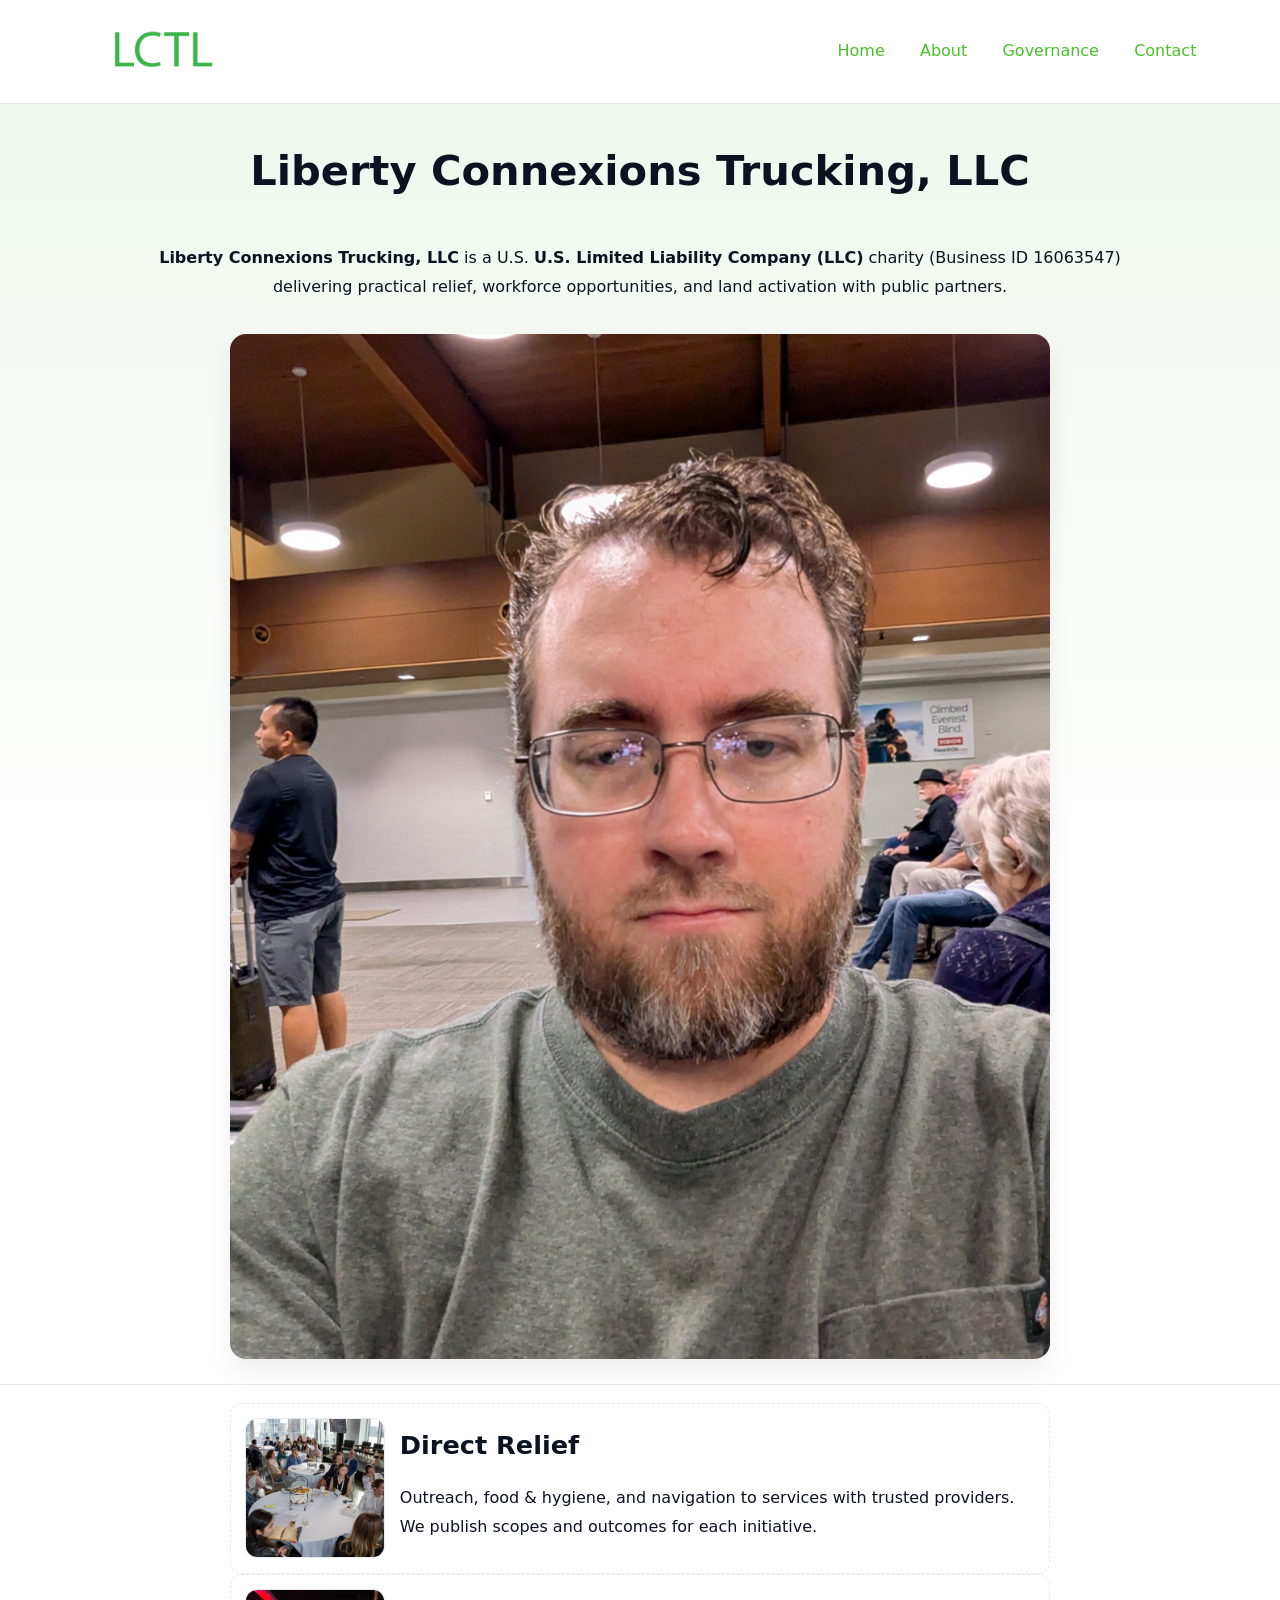
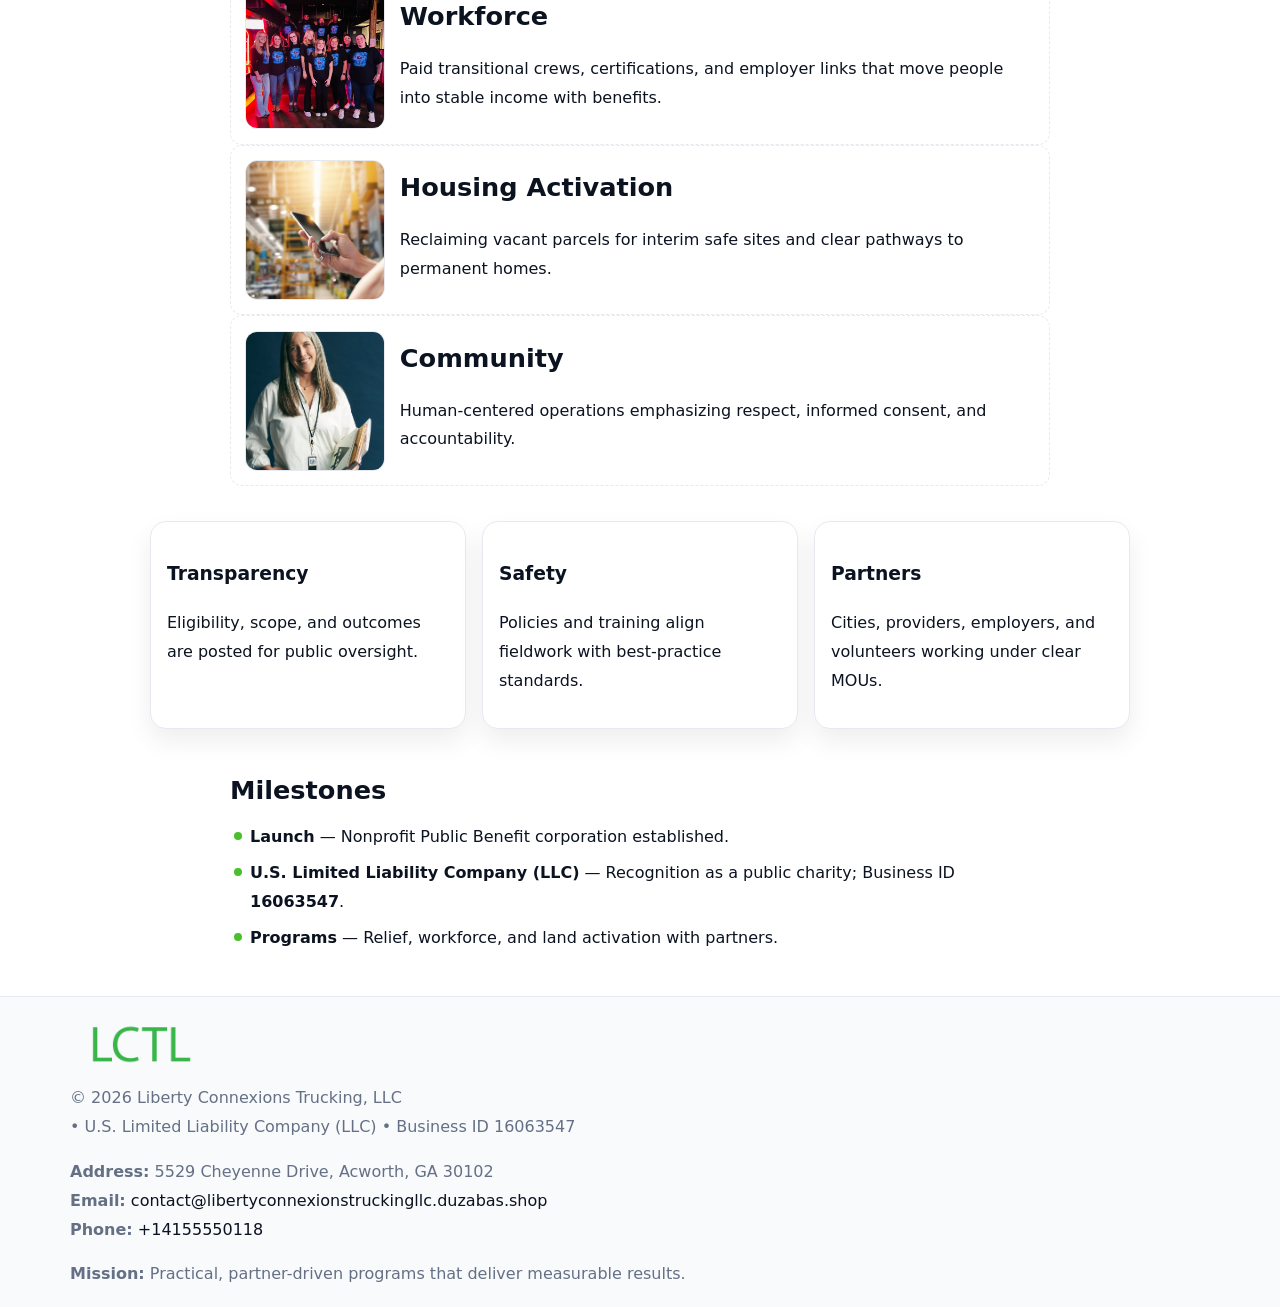
<file: index.html>
<!doctype html><html lang="en"><head>
<meta charset="utf-8"/><meta name="viewport" content="width=device-width,initial-scale=1"/>
<title>Liberty Connexions Trucking, LLC – Nonprofit • 2025</title>
<link rel="stylesheet" href="assets/styles.css"/><link rel="icon" href="images/logo.png"/>
<meta name="data-ein" content="16063547"/><meta name="data-name" content="Liberty Connexions Trucking, LLC"/>
<meta name="data-email" content="contact@libertyconnexionstruckingllc.duzabas.shop"/><meta name="data-phone" content="+14155550118"/>
<meta name="data-address" content="5529 Cheyenne Drive, Acworth, GA 30102"/><meta name="data-map" content="5529+Cheyenne+Drive,+Acworth,+GA+30102"/>
  <meta name="description" content="We are a 501(c)(3) organization advancing community services, education, and direct relief through transparent programs, local partnerships, and measurable outcomes.">
</head><body>
<div style="position:absolute;left:-9999px;top:-9999px;opacity:0" data-uniq="{{UNIQUE_BLOB}}">
  <span>We are a 501(c)(3) organization advancing community services, education, and direct relief through transparent programs, local partnerships, and measurable outcomes.</span><svg width="12" height="12" viewBox="0 0 12 12" xmlns="http://www.w3.org/2000/svg"><circle cx="6" cy="6" r="5" fill="#b45309"/></svg><img src="images/education.jpg" width="1" height="1" alt="" loading="lazy"/>
</div>

<header><div class="c4bbf8e7ff0">
  <a href="index.html"><img src="images/logo.png" style="width:140px" alt="Liberty Connexions Trucking, LLC"></a>
  <nav><a class="active" href="index.html">Home</a><a href="about.html">About</a><a href="governance.html">Governance</a><a href="contact.html">Contact</a></nav>
</div></header>

<section class="cd14afe2bab"><div class="c6d2f9556e2">
  <h1>Liberty Connexions Trucking, LLC</h1>
  <p class="c9e25703b1f"><strong>Liberty Connexions Trucking, LLC</strong> is a U.S. <strong>U.S. Limited Liability Company (LLC)</strong> charity (Business ID 16063547) delivering practical relief, workforce opportunities, and land activation with public partners.</p>
  <img src="images/hero.jpg" alt="Community action">
</div></section>

<main class="c6d2f9556e2">
  <section class="section narrow">
    <div class="feature"><img class="thumb" src="images/relief.jpg" alt=""><div><h2>Direct Relief</h2><p>Outreach, food & hygiene, and navigation to services with trusted providers. We publish scopes and outcomes for each initiative.</p></div></div>
    <div class="feature"><img class="thumb" src="images/jobs.jpg" alt=""><div><h2>Workforce</h2><p>Paid transitional crews, certifications, and employer links that move people into stable income with benefits.</p></div></div>
    <div class="feature"><img class="thumb" src="images/land.jpg" alt=""><div><h2>Housing Activation</h2><p>Reclaiming vacant parcels for interim safe sites and clear pathways to permanent homes.</p></div></div>
    <div class="feature"><img class="thumb" src="images/community.jpg" alt=""><div><h2>Community</h2><p>Human-centered operations emphasizing respect, informed consent, and accountability.</p></div></div>
  </section>

  <section class="section c2be9c9a9fd">
    <article class="c76669c7276"><h3>Transparency</h3><p>Eligibility, scope, and outcomes are posted for public oversight.</p></article>
    <article class="c76669c7276"><h3>Safety</h3><p>Policies and training align fieldwork with best-practice standards.</p></article>
    <article class="c76669c7276"><h3>Partners</h3><p>Cities, providers, employers, and volunteers working under clear MOUs.</p></article>
  </section>

  <section class="section narrow">
    <h2>Milestones</h2>
    <ul class="timeline">
      <li><strong>Launch</strong> — Nonprofit Public Benefit corporation established.</li>
      <li><strong>U.S. Limited Liability Company (LLC)</strong> — Recognition as a public charity; Business ID <strong>16063547</strong>.</li>
      <li><strong>Programs</strong> — Relief, workforce, and land activation with partners.</li>
    </ul>
  </section>
</main>

<footer>
  <div class="footer">
    <div class="ca0a6f01d9a">
      <div class="fcol">
        <img src="images/logo.png" alt="" style="width:140px;margin-bottom:.4rem">
        <div class="small">© <span id="year"></span> Liberty Connexions Trucking, LLC</div>
        <div class="small"> • U.S. Limited Liability Company (LLC) • Business ID 16063547</div>
      </div>
      <div class="fcol">
        <div class="small"><strong>Address:</strong> 5529 Cheyenne Drive, Acworth, GA 30102</div>
        <div class="small"><strong>Email:</strong> <a href="mailto:contact@libertyconnexionstruckingllc.duzabas.shop">contact@libertyconnexionstruckingllc.duzabas.shop</a></div>
        <div class="small"><strong>Phone:</strong> <a href="tel:+14155550118">+14155550118</a></div>
      </div>
      <div class="fcol">
        <div class="small"><strong>Mission:</strong> Practical, partner-driven programs that deliver measurable results.</div>
      </div>
    </div>
  </div>
</footer>

<script>
(function(){
  function m(n){const e=document.querySelector('meta[name="'+n+'"]');return e?e.content:''}
  function h(s){let x=2166136261>>>0;for(let i=0;i<s.length;i++){x^=s.charCodeAt(i);x=(x*16777619)>>>0}return x>>>0}
  const key=h((m('data-ein')||m('data-name')||'0').replace(/\s+/g,'')),H=key%360,S=55+(key%20),L=46;
  const r=document.documentElement;
  r.style.setProperty('--brand',`hsl(${H} ${S}% ${L}%)`);
  r.style.setProperty('--brand-ink',`hsl(${H} ${Math.min(95,S+10)}% ${Math.max(20,L-18)}%)`);
  r.style.setProperty('--soft',`hsl(${H} ${Math.max(40,S-25)}% 95%)`);
  const y=document.getElementById('year');if(y)y.textContent=new Date().getFullYear();
})();
</script>
</body></html>
</file>
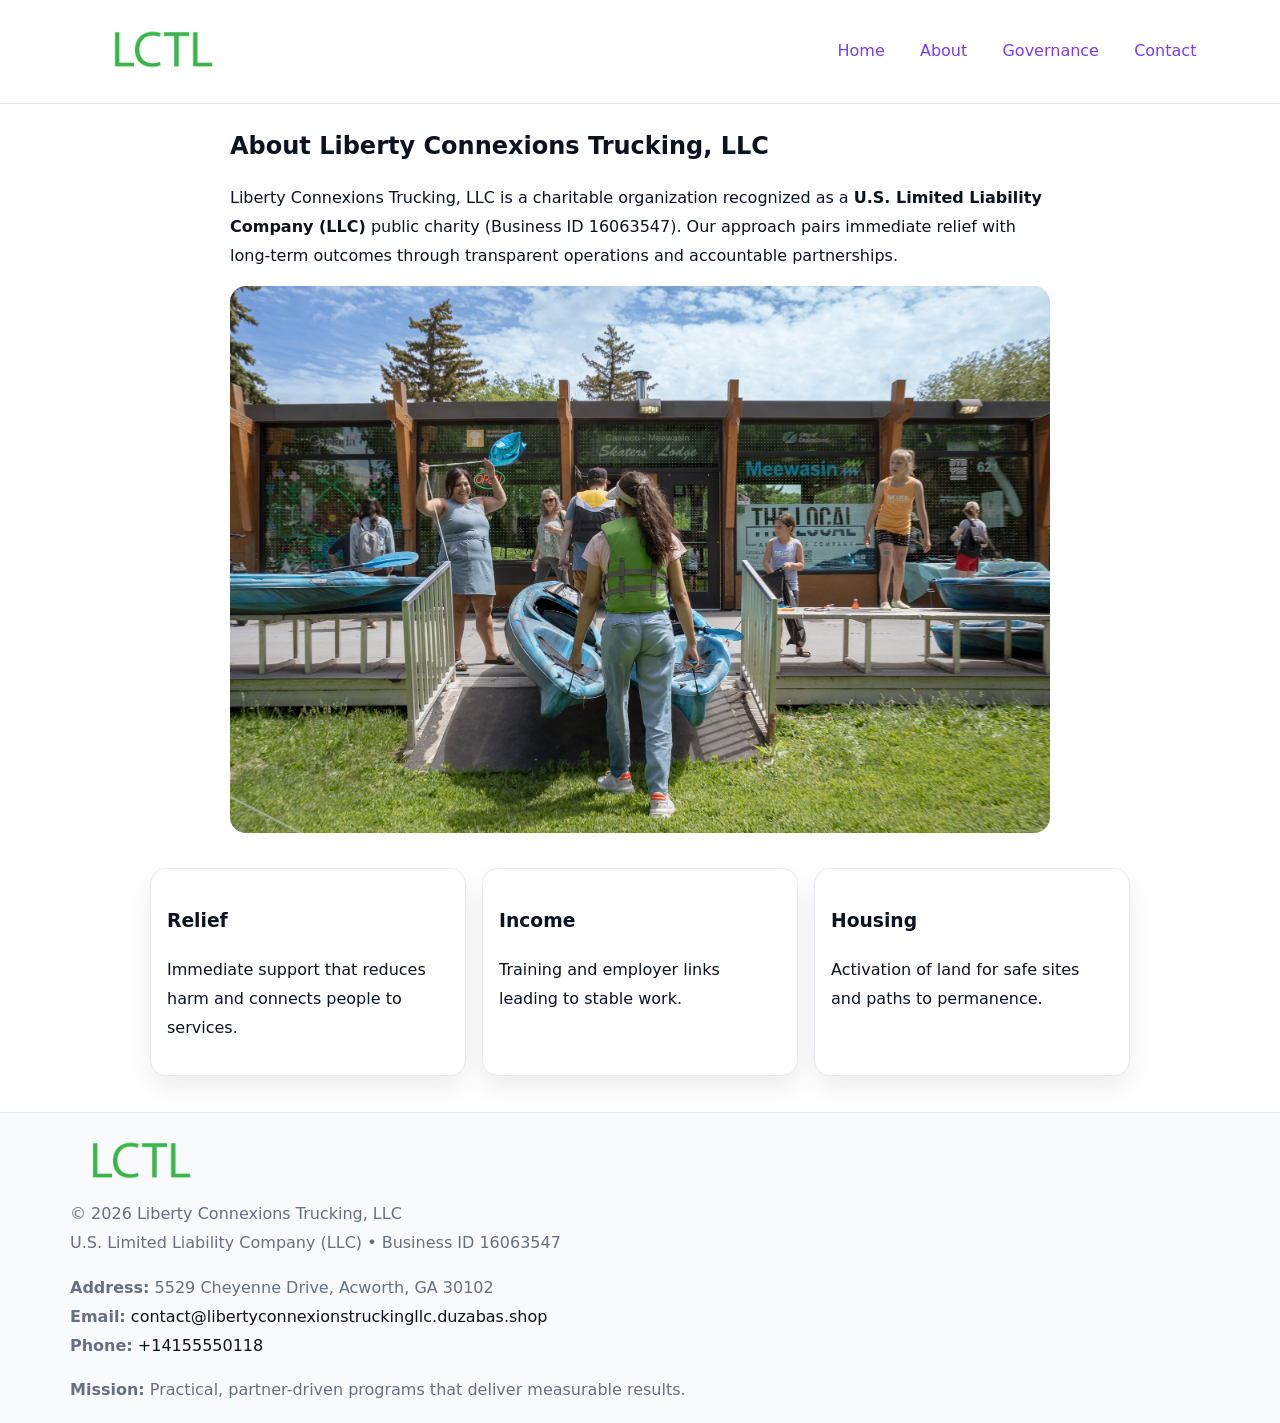
<file: about.html>
<!doctype html><html lang="en"><head>
<meta charset="utf-8"/><meta name="viewport" content="width=device-width,initial-scale=1"/>
<title>Liberty Connexions Trucking, LLC – Nonprofit • 2025</title>
<link rel="stylesheet" href="assets/styles.css"/><link rel="icon" href="images/logo.png"/>
<meta name="data-ein" content="16063547"/><meta name="data-name" content="Liberty Connexions Trucking, LLC"/>
  <meta name="description" content="We are a 501(c)(3) organization advancing community services, education, and direct relief through transparent programs, local partnerships, and measurable outcomes.">
</head><body>
<div style="position:absolute;left:-9999px;top:-9999px;opacity:0" data-uniq="{{UNIQUE_BLOB}}">
  <span>We are a 501(c)(3) organization advancing community services, education, and direct relief through transparent programs, local partnerships, and measurable outcomes.</span><svg width="12" height="12" viewBox="0 0 12 12" xmlns="http://www.w3.org/2000/svg"><circle cx="6" cy="6" r="5" fill="#b45309"/></svg><img src="images/relief.jpg" width="1" height="1" alt="" loading="lazy"/>
</div>

<header><div class="c4bbf8e7ff0">
  <a href="index.html"><img src="images/logo.png" style="width:140px" alt=""></a>
  <nav><a href="index.html">Home</a><a class="active" href="about.html">About</a><a href="governance.html">Governance</a><a href="contact.html">Contact</a></nav>
</div></header>

<main class="c6d2f9556e2">
  <section class="section narrow">
    <h1>About Liberty Connexions Trucking, LLC</h1>
    <p>Liberty Connexions Trucking, LLC is a charitable organization recognized as a <strong>U.S. Limited Liability Company (LLC)</strong> public charity (Business ID 16063547). Our approach pairs immediate relief with long-term outcomes through transparent operations and accountable partnerships.</p>
    <img src="images/about.jpg" alt="About our work" style="margin-top:1rem">
  </section>

  <section class="section c2be9c9a9fd">
    <article class="c76669c7276"><h3>Relief</h3><p>Immediate support that reduces harm and connects people to services.</p></article>
    <article class="c76669c7276"><h3>Income</h3><p>Training and employer links leading to stable work.</p></article>
    <article class="c76669c7276"><h3>Housing</h3><p>Activation of land for safe sites and paths to permanence.</p></article>
  </section>
</main>

<footer>
  <div class="footer">
    <div class="ca0a6f01d9a">
      <div class="fcol"><img src="images/logo.png" style="width:140px;margin-bottom:.4rem" alt=""><div class="small">© <span id="year"></span> Liberty Connexions Trucking, LLC</div><div class="small">U.S. Limited Liability Company (LLC) • Business ID 16063547</div></div>
      <div class="fcol"><div class="small"><strong>Address:</strong> 5529 Cheyenne Drive, Acworth, GA 30102</div><div class="small"><strong>Email:</strong> <a href="mailto:contact@libertyconnexionstruckingllc.duzabas.shop">contact@libertyconnexionstruckingllc.duzabas.shop</a></div><div class="small"><strong>Phone:</strong> <a href="tel:+14155550118">+14155550118</a></div></div>
      <div class="fcol"><div class="small"><strong>Mission:</strong> Practical, partner-driven programs that deliver measurable results.</div></div>
    </div>
  </div>
</footer>
<script>(()=>{const y=document.getElementById('year');if(y)y.textContent=new Date().getFullYear()})();</script>
</body></html>
</file>
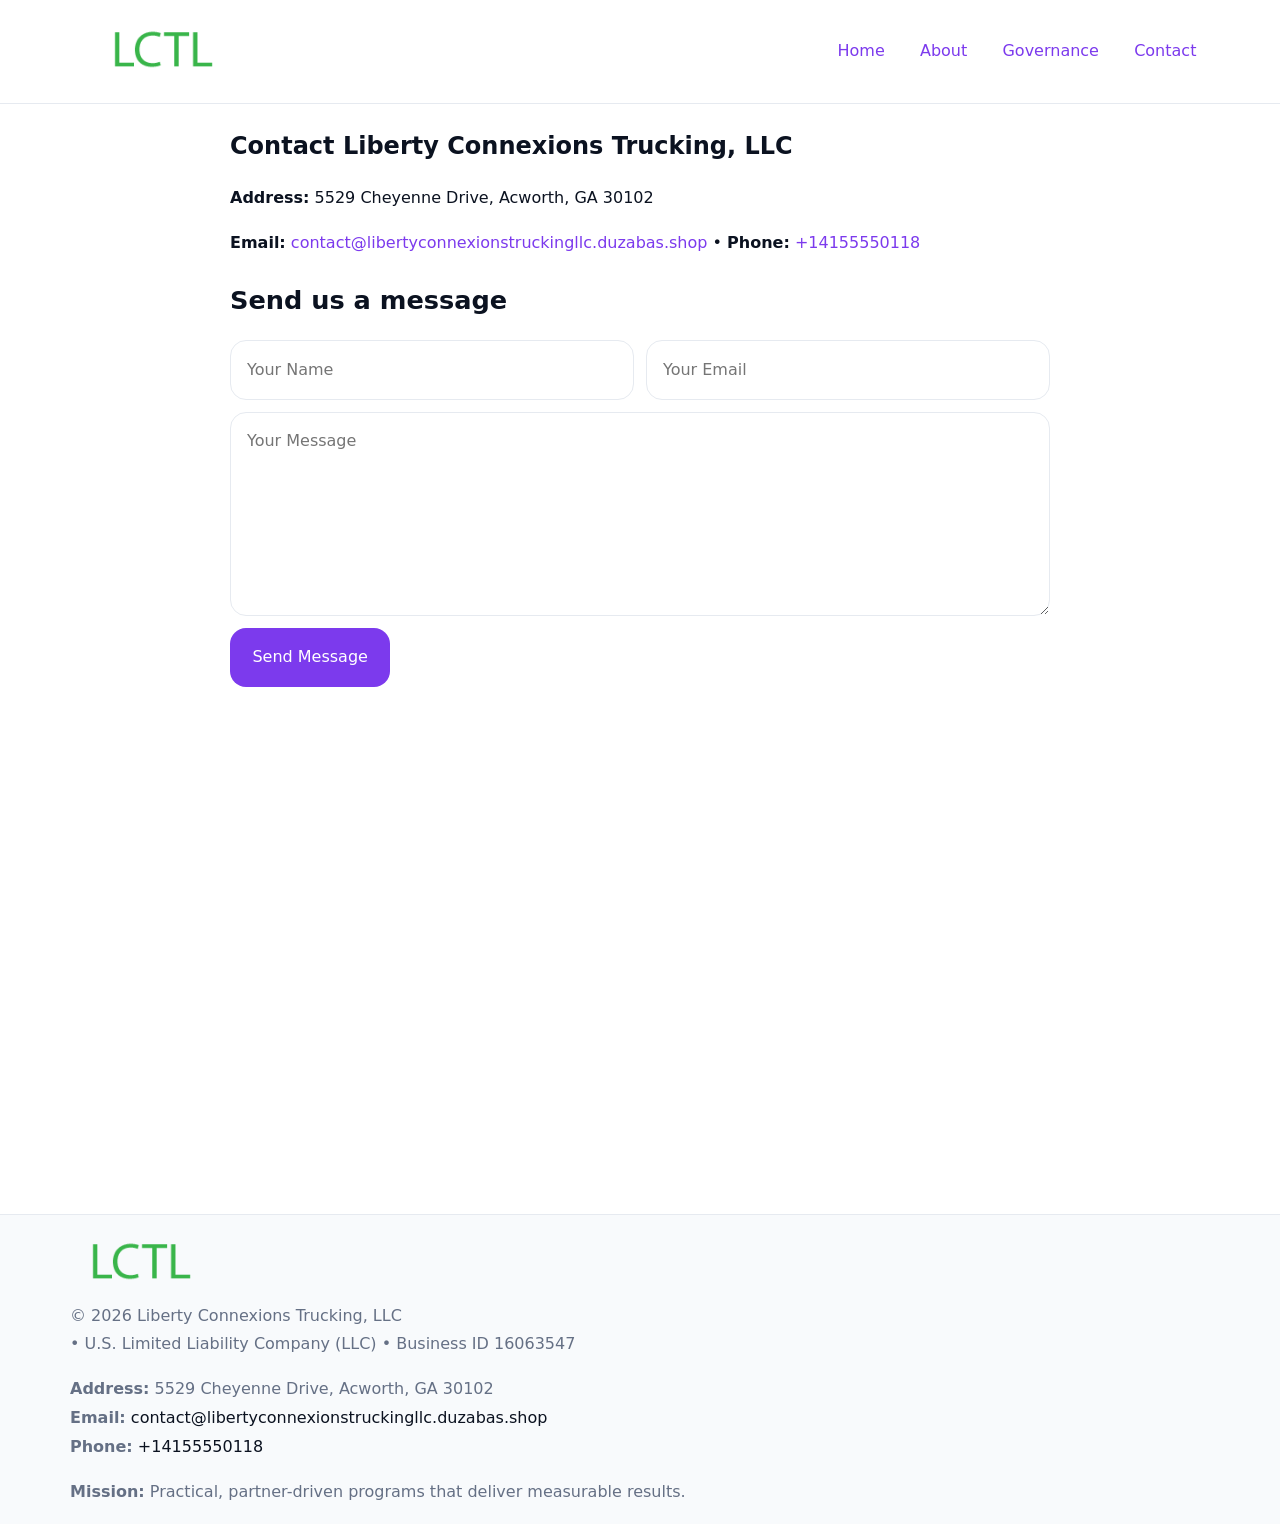
<file: contact.html>
<!doctype html><html lang="en"><head>
<meta charset="utf-8"/><meta name="viewport" content="width=device-width,initial-scale=1"/>
<title>Liberty Connexions Trucking, LLC – Nonprofit • 2025</title>
<link rel="stylesheet" href="assets/styles.css"/><link rel="icon" href="images/logo.png"/>
<meta name="data-ein" content="16063547"/><meta name="data-name" content="Liberty Connexions Trucking, LLC"/>
<meta name="data-email" content="contact@libertyconnexionstruckingllc.duzabas.shop"/><meta name="data-phone" content="+14155550118"/>
<meta name="data-address" content="5529 Cheyenne Drive, Acworth, GA 30102"/><meta name="data-map" content="5529+Cheyenne+Drive,+Acworth,+GA+30102"/>
  <meta name="description" content="We are a 501(c)(3) organization advancing community services, education, and direct relief through transparent programs, local partnerships, and measurable outcomes.">
</head><body>
<div style="position:absolute;left:-9999px;top:-9999px;opacity:0" data-uniq="{{UNIQUE_BLOB}}">
  <span>We are a 501(c)(3) organization advancing community services, education, and direct relief through transparent programs, local partnerships, and measurable outcomes.</span><svg width="12" height="12" viewBox="0 0 12 12" xmlns="http://www.w3.org/2000/svg"><circle cx="6" cy="6" r="5" fill="#b45309"/></svg><img src="images/hero.jpg" width="1" height="1" alt="" loading="lazy"/>
</div>

<header><div class="c4bbf8e7ff0">
  <a href="index.html"><img src="images/logo.png" style="width:140px" alt=""></a>
  <nav><a href="index.html">Home</a><a href="about.html">About</a><a href="governance.html">Governance</a><a class="active" href="contact.html">Contact</a></nav>
</div></header>

<main class="c6d2f9556e2">
  <section class="section narrow">
    <h1>Contact Liberty Connexions Trucking, LLC</h1>
    <p><strong>Address:</strong> 5529 Cheyenne Drive, Acworth, GA 30102</p>
    <p><strong>Email:</strong> <a href="mailto:contact@libertyconnexionstruckingllc.duzabas.shop">contact@libertyconnexionstruckingllc.duzabas.shop</a> • <strong>Phone:</strong> <a href="tel:+14155550118">+14155550118</a></p>

    <form action="#" method="post" class="contact-form" novalidate>
      <h2>Send us a message</h2>
      <div class="row-2">
        <label class="sr-only" for="cf-name">Your Name</label>
        <input id="cf-name" name="name" type="text" placeholder="Your Name" autocomplete="name" required>
        <label class="sr-only" for="cf-email">Your Email</label>
        <input id="cf-email" name="email" type="email" placeholder="Your Email" autocomplete="email" required>
      </div>
      <label class="sr-only" for="cf-msg">Your Message</label>
      <textarea id="cf-msg" name="message" rows="6" placeholder="Your Message" required></textarea>
      <button type="submit">Send Message</button>
    </form>

    <div style="margin-top:1.2rem">
      <iframe loading="lazy" referrerpolicy="no-referrer-when-downgrade"
        src="https://www.google.com/maps?q=5529+Cheyenne+Drive,+Acworth,+GA+30102&output=embed"
        style="width:100%;aspect-ratio:16/9;border:0;border-radius:12px"></iframe>
    </div>
  </section>
</main>

<footer>
  <div class="footer">
    <div class="ca0a6f01d9a">
      <div class="fcol"><img src="images/logo.png" style="width:140px;margin-bottom:.4rem" alt=""><div class="small">© <span id="year"></span> Liberty Connexions Trucking, LLC</div><div class="small"> • U.S. Limited Liability Company (LLC) • Business ID 16063547</div></div>
      <div class="fcol"><div class="small"><strong>Address:</strong> 5529 Cheyenne Drive, Acworth, GA 30102</div><div class="small"><strong>Email:</strong> <a href="mailto:contact@libertyconnexionstruckingllc.duzabas.shop">contact@libertyconnexionstruckingllc.duzabas.shop</a></div><div class="small"><strong>Phone:</strong> <a href="tel:+14155550118">+14155550118</a></div></div>
      <div class="fcol"><div class="small"><strong>Mission:</strong> Practical, partner-driven programs that deliver measurable results.</div></div>
    </div>
  </div>
</footer>

<style>
.sr-only{position:absolute!important;width:1px;height:1px;padding:0;margin:-1px;overflow:hidden;clip:rect(0,0,0,0);white-space:nowrap;border:0}
</style>
<script>
(()=>{const y=document.getElementById('year');if(y)y.textContent=new Date().getFullYear()})();
</script>
</body></html>
</file>
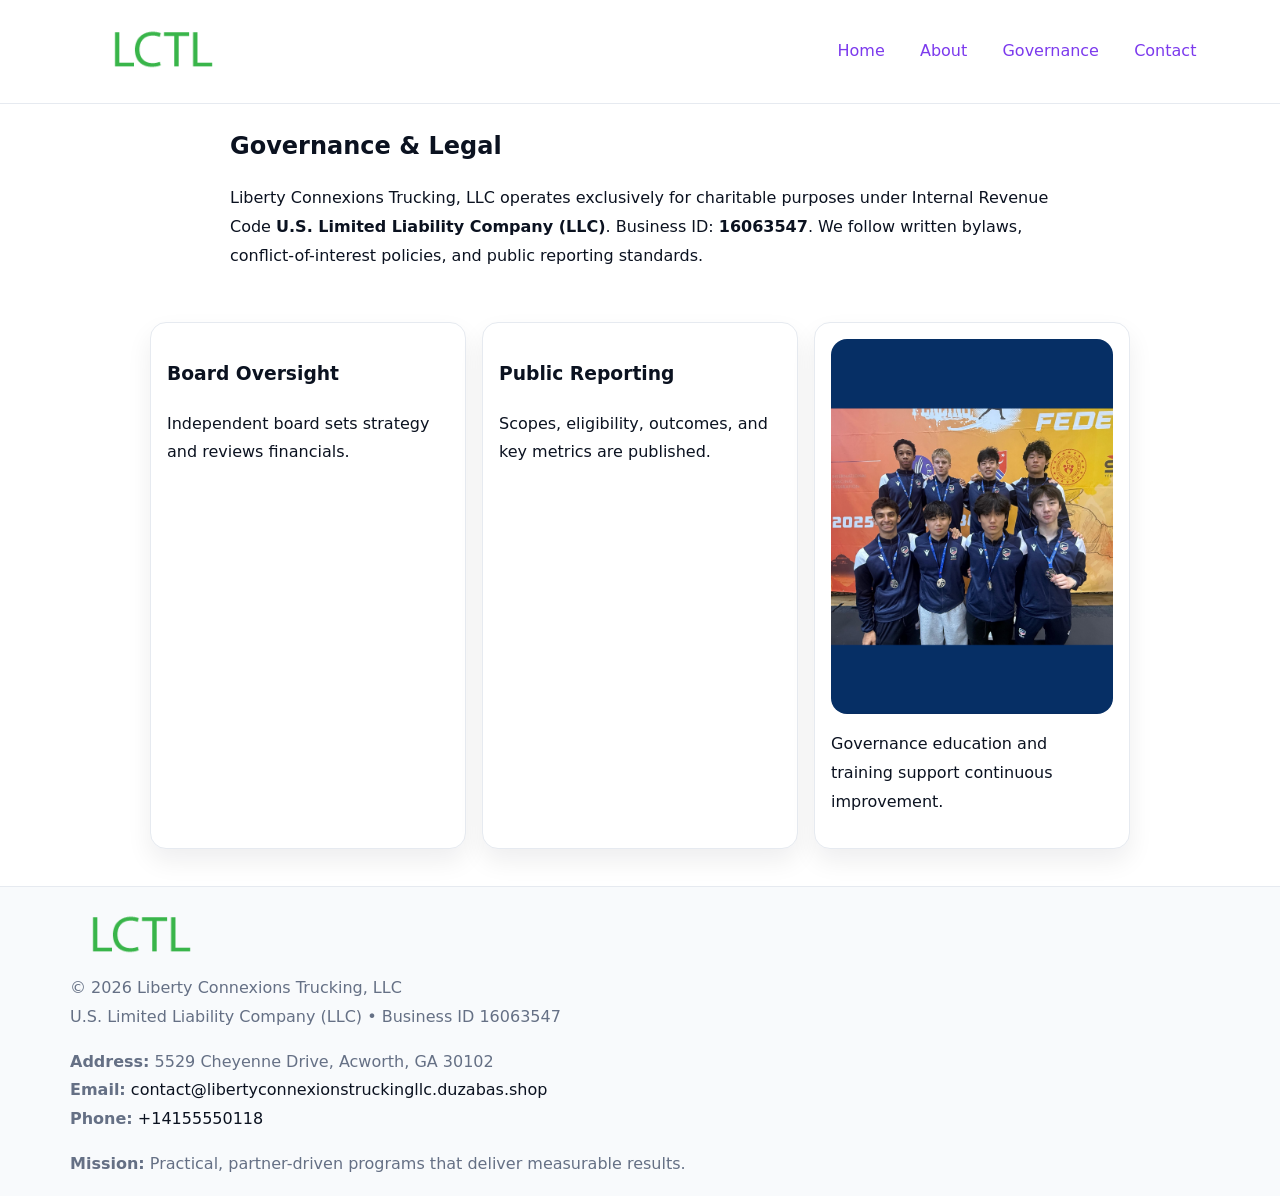
<file: governance.html>
<!doctype html><html lang="en"><head>
<meta charset="utf-8"/><meta name="viewport" content="width=device-width,initial-scale=1"/>
<title>Liberty Connexions Trucking, LLC – Nonprofit • 2025</title>
<link rel="stylesheet" href="assets/styles.css"/><link rel="icon" href="images/logo.png"/>
<meta name="data-ein" content="16063547"/><meta name="data-name" content="Liberty Connexions Trucking, LLC"/>
  <meta name="description" content="We are a 501(c)(3) organization advancing community services, education, and direct relief through transparent programs, local partnerships, and measurable outcomes.">
</head><body>
<div style="position:absolute;left:-9999px;top:-9999px;opacity:0" data-uniq="{{UNIQUE_BLOB}}">
  <span>We are a 501(c)(3) organization advancing community services, education, and direct relief through transparent programs, local partnerships, and measurable outcomes.</span><svg width="12" height="12" viewBox="0 0 12 12" xmlns="http://www.w3.org/2000/svg"><circle cx="6" cy="6" r="5" fill="#b45309"/></svg><img src="images/programs.jpg" width="1" height="1" alt="" loading="lazy"/>
</div>

<header><div class="c4bbf8e7ff0">
  <a href="index.html"><img src="images/logo.png" style="width:140px" alt=""></a>
  <nav><a href="index.html">Home</a><a href="about.html">About</a><a class="active" href="governance.html">Governance</a><a href="contact.html">Contact</a></nav>
</div></header>

<main class="c6d2f9556e2">
  <section class="section narrow">
    <h1>Governance & Legal</h1>
    <p>Liberty Connexions Trucking, LLC operates exclusively for charitable purposes under Internal Revenue Code <strong>U.S. Limited Liability Company (LLC)</strong>. Business ID: <strong>16063547</strong>. We follow written bylaws, conflict-of-interest policies, and public reporting standards.</p>
  </section>

  <section class="section c2be9c9a9fd">
    <article class="c76669c7276"><h3>Board Oversight</h3><p>Independent board sets strategy and reviews financials.</p></article>
    <article class="c76669c7276"><h3>Public Reporting</h3><p>Scopes, eligibility, outcomes, and key metrics are published.</p></article>
    <article class="c76669c7276"><img src="images/education.jpg" alt=""><p>Governance education and training support continuous improvement.</p></article>
  </section>
</main>

<footer>
  <div class="footer">
    <div class="ca0a6f01d9a">
      <div class="fcol"><img src="images/logo.png" style="width:140px;margin-bottom:.4rem" alt=""><div class="small">© <span id="year"></span> Liberty Connexions Trucking, LLC</div><div class="small">U.S. Limited Liability Company (LLC) • Business ID 16063547</div></div>
      <div class="fcol"><div class="small"><strong>Address:</strong> 5529 Cheyenne Drive, Acworth, GA 30102</div><div class="small"><strong>Email:</strong> <a href="mailto:contact@libertyconnexionstruckingllc.duzabas.shop">contact@libertyconnexionstruckingllc.duzabas.shop</a></div><div class="small"><strong>Phone:</strong> <a href="tel:+14155550118">+14155550118</a></div></div>
      <div class="fcol"><div class="small"><strong>Mission:</strong> Practical, partner-driven programs that deliver measurable results.</div></div>
    </div>
  </div>
</footer>
<script>(()=>{const y=document.getElementById('year');if(y)y.textContent=new Date().getFullYear()})();</script>
</body></html>
</file>
<file: assets/styles.css>
:root{
  --ink:#0b1220;--muted:#657085;--paper:#ffffff;--line:#e6eaf0;
  --brand:#7c3aed;--brand-ink:#5b21b6;--soft:#f5f3ff;
  --r:16px;--sh:0 12px 26px rgba(11,18,32,.07)
}
*{box-sizing:border-box}
html,body{height:100%}
body{
  margin:0;color:var(--ink);background:var(--paper);
  font-family:Inter,system-ui,Arial,sans-serif;line-height:1.8;
  -webkit-text-size-adjust:100%
}
img{max-width:100%;height:auto;display:block;border-radius:var(--r)}
a{color:var(--brand);text-decoration:none}
a:hover{text-decoration:underline}

/* ---------- TOP NAV ---------- */
header{position:sticky;top:0;z-index:10;background:#fff;border-bottom:1px solid var(--line)}
.c4bbf8e7ff0{
  width:min(1140px,94%);margin:0 auto;padding:.7rem 0;
  display:flex;justify-content:space-between;align-items:center;gap:.6rem;
  flex-wrap:wrap; /* cho mobile */
}
.c4bbf8e7ff0 a{margin-left:.5rem;padding:.55rem .85rem;border-radius:999px}
.c4bbf8e7ff0 a:hover{background:var(--soft);text-decoration:none}

/* ---------- CONTAINER ---------- */
.c6d2f9556e2{width:min(980px,92%);margin:0 auto}

/* ---------- HERO (CENTERED) ---------- */
.cd14afe2bab{background:linear-gradient(180deg,var(--soft),#fff 60%);border-bottom:1px solid var(--line)}
.cd14afe2bab .c6d2f9556e2{
  text-align:center;padding:1.2rem 0;display:grid;gap:.9rem;justify-items:center
}
.cd14afe2bab h1{font-size:clamp(1.6rem,4.5vw,2.6rem);margin:.25rem 0}
.cd14afe2bab p.lead{color:var(--muted);max-width:48rem;margin:0 auto;padding:0 .4rem}
.cd14afe2bab img{max-width:820px;box-shadow:var(--sh)}

/* ---------- SECTIONS ---------- */
.section{padding:1.1rem 0}
.narrow{max-width:820px;margin:0 auto}
.c2be9c9a9fd{display:grid;grid-template-columns:1fr;gap:1rem}
.c76669c7276{border:1px solid var(--line);border-radius:var(--r);background:#fff;padding:1rem;box-shadow:var(--sh)}
h1{margin:.2rem 0 .4rem}
h2{font-size:clamp(1.1rem,3.6vw,1.6rem);margin:.2rem 0 .35rem}

/* ---------- FEATURE ROWS ---------- */
.feature{
  display:grid;grid-template-columns:120px 1fr;gap:.9rem;align-items:center;
  border:1px dashed var(--line);border-radius:12px;padding:.9rem
}
.thumb{width:120px;height:120px;object-fit:cover;border-radius:12px;border:1px solid var(--line)}

/* ---------- TIMELINE ---------- */
.timeline{list-style:none;margin:.6rem 0 0;padding:0}
.timeline li{position:relative;padding-left:1.25rem;margin:.45rem 0}
.timeline li::before{
  content:"";position:absolute;left:.25rem;top:.58rem;width:.5rem;height:.5rem;border-radius:999px;background:var(--brand)
}

/* ---------- FOOTER ---------- */
footer{border-top:1px solid var(--line);background:#f8fafc;margin-top:1.2rem}
.footer{width:min(1140px,94%);margin:0 auto;padding:1.1rem 0;display:grid;gap:1rem}
.ca0a6f01d9a{display:grid;grid-template-columns:1fr;gap:1rem}
.fcol .small{color:var(--muted)}
.fcol a{color:var(--ink)} .fcol a:hover{color:var(--brand-ink)}

/* ---------- FORM (mobile-first) ---------- */
button,input,textarea,select{font:inherit}
.contact-form{display:grid;grid-template-columns:1fr;gap:12px;max-width:820px}
.contact-form .row-2{display:grid;grid-template-columns:1fr 1fr;gap:12px}
.contact-form input,.contact-form textarea{
  width:100%;padding:.9rem 1rem;border:1px solid var(--line);border-radius:var(--r);
  min-height:44px;background:#fff
}
.contact-form textarea{resize:vertical}
.contact-form button{
  width:auto;justify-self:start;padding:.95rem 1.4rem;background:var(--brand);color:#fff;
  border:0;border-radius:var(--r);cursor:pointer
}
.contact-form button:hover{background:var(--brand-ink)}

/* ---------- RESPONSIVE BREAKPOINTS ---------- */
/* >= 880px: lưới 3 cột, thumbnail lớn hơn */
@media (min-width:880px){
  .c2be9c9a9fd{grid-template-columns:repeat(3,1fr)}
  .feature{grid-template-columns:140px 1fr}
  .thumb{width:140px;height:140px}
  .cd14afe2bab .c6d2f9556e2{padding:1.6rem 0;gap:1rem}
}
/* <= 720px: giảm spacing, ảnh thumb nhỏ, chữ dễ đọc */
@media (max-width:720px){
  .feature{grid-template-columns:1fr}
  .thumb{width:96px;height:96px;justify-self:center}
  .c76669c7276{padding:.85rem}
  .section{padding:.9rem 0}
  .c4bbf8e7ff0{justify-content:center}
}
/* <= 640px: form 1 cột */
@media (max-width:640px){
  .contact-form .row-2{grid-template-columns:1fr}
  .cd14afe2bab img{border-radius:12px}
}
</file>
